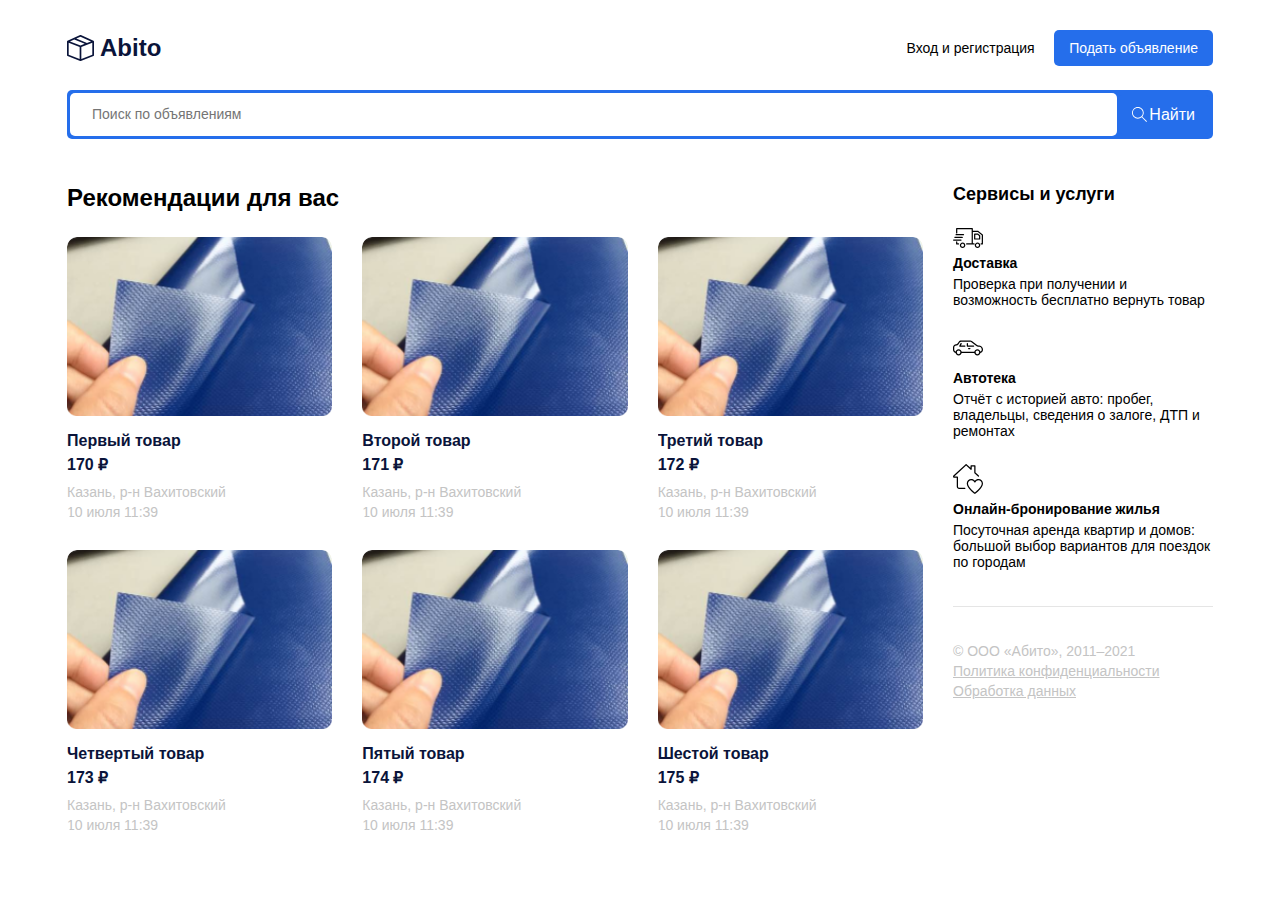
<file: index.html>
<!DOCTYPE html>
<html lang="en">
  <head>
    <meta charset="UTF-8" />
    <meta name="viewport" content="width=device-width, initial-scale=1.0" />
    <title>Abito</title>
    <link rel="stylesheet" href="style.css" />
    <script src="script.js" defer></script>
  </head>
  <body>
    <header class="header">
      <div class="container">
        <div class="header-box">
          <a class="header-logo" href="/">
            <img src="./image/logo.svg" alt="logo" />
            <span>Abito</span>
          </a>
          <div class="header-controls">
            <button class="btn btn-outline">Вход и регистрация</button>
            <button class="btn btn-primary">Подать объявление</button>
          </div>

          <div class="header-burger">
            <img src="./image/burger.svg" alt="burger" />
          </div>
        </div>
      </div>
    </header>

    <main>
      <section class="search">
        <div class="container">
          <div class="search-box">
            <input type="text" placeholder="Поиск по объявлениям" />
            <button class="btn btn-primary search-btn">
              <img
                class="search-btn__icon"
                src="./image/search.svg"
                alt="search"
              />
              <span class="search-btn__text">Найти</span>
            </button>
          </div>
        </div>
      </section>
      <section class="content">
        <div class="container">
          <div class="content-box">
            <div class="content-main">
              <h2 class="content-main__title">Рекомендации для вас</h2>
              <div class="content-main__list">
                <!-- <a class="content-main__list-item" href="/product.html">
                  <div class="content-main__list-item--img">
                    <img src="./image/card-img.png" alt="card-img" />
                  </div>
                  <h5 class="content-main__list-item--title">
                    Пвх материал 2й сорт
                  </h5>
                  <strong class="content-main__list-item--price">170 ₽</strong>
                  <div class="content-main__list-item--desc-box">
                    <span class="content-main__list-item--desc"
                      >Казань, р-н Вахитовский</span
                    >
                    <span class="content-main__list-item--desc"
                      >10 июля 11:39</span
                    >
                  </div>
                </a> -->
                
              </div>
            </div>
            <div class="content-side">
              <h3 class="content-side__title">Сервисы и услуги</h3>
              <div class="content-side__box">
                <div class="content-side__list">
                  <div class="content-side__list-item">
                    <img
                      class="content-side__list-item--img"
                      src="./image/side-info-1.svg"
                      alt=""
                    />
                    <h5 class="content-side__list-item--title">Доставка</h5>
                    <p class="content-side__list-item--text">
                      Проверка при получении и возможность бесплатно вернуть
                      товар
                    </p>
                  </div>
                  <div class="content-side__list-item">
                    <img
                      class="content-side__list-item--img"
                      src="./image/side-info-2.svg"
                      alt=""
                    />
                    <h5 class="content-side__list-item--title">Автотека</h5>
                    <p class="content-side__list-item--text">
                      Отчёт с историей авто: пробег, владельцы, сведения о
                      залоге, ДТП и ремонтах
                    </p>
                  </div>
                  <div class="content-side__list-item">
                    <img
                      class="content-side__list-item--img"
                      src="./image/side-info-3.svg"
                      alt=""
                    />
                    <h5 class="content-side__list-item--title">
                      Онлайн-бронирование жилья
                    </h5>
                    <p class="content-side__list-item--text">
                      Посуточная аренда квартир и домов: большой выбор вариантов
                      для поездок по городам
                    </p>
                  </div>
                </div>
                <div class="content-side__footer">
                  <p class="content-side__footer--item">
                    © ООО «Абито», 2011–2021
                  </p>
                  <a class="content-side__footer--item" href="#"
                    >Политика конфиденциальности</a
                  >
                  <a class="content-side__footer--item" href="#"
                    >Обработка данных</a
                  >
                </div>
              </div>
            </div>
          </div>
        </div>
      </section>
    </main>
  </body>
</html>
</file>
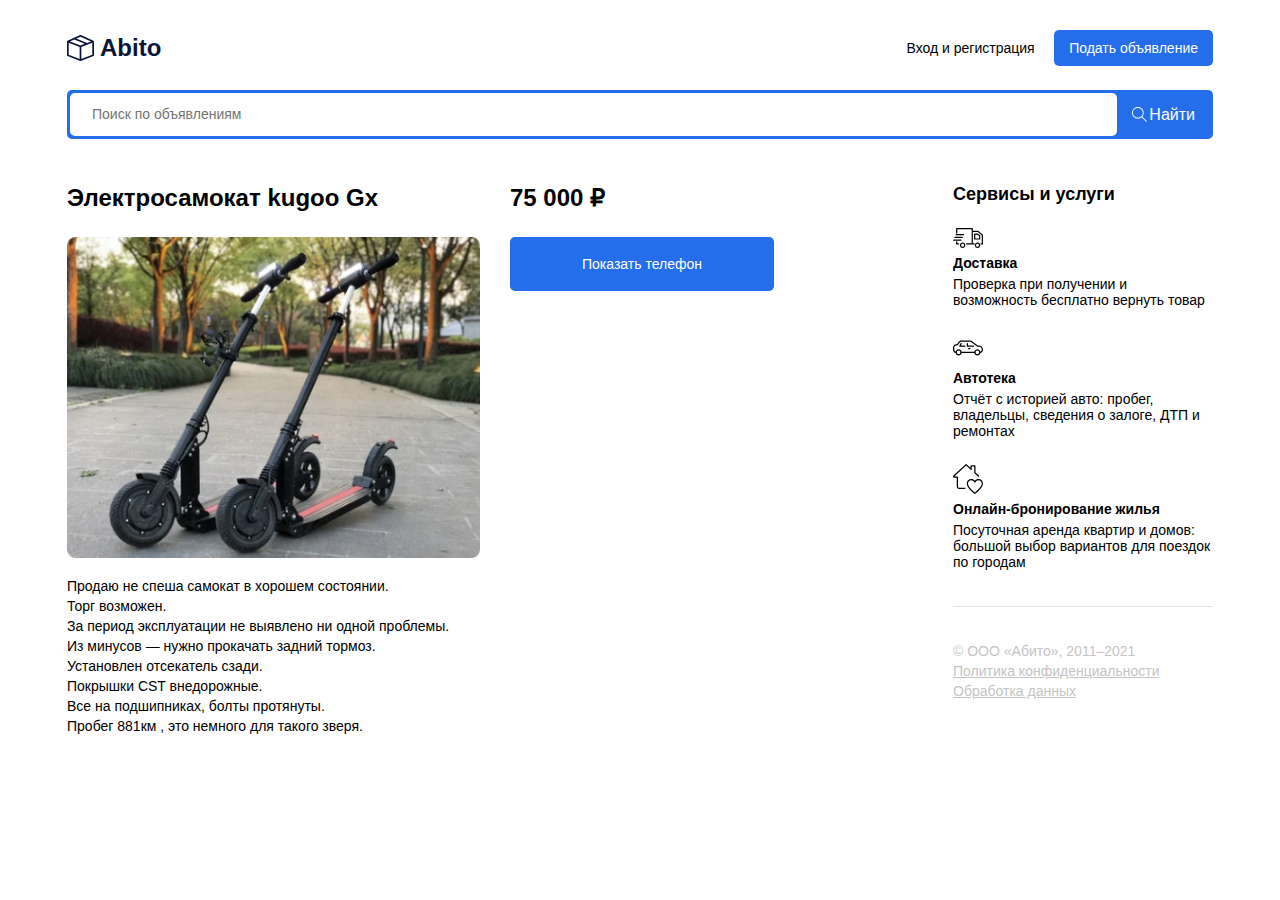
<file: product.html>
<!DOCTYPE html>
<html lang="en">
  <head>
    <meta charset="UTF-8" />
    <meta name="viewport" content="width=device-width, initial-scale=1.0" />
    <title>Abito</title>
    <link rel="stylesheet" href="style.css" />
  </head>
  <body>
    <header class="header">
      <div class="container">
        <div class="header-box">
          <a class="header-logo" href="/">
            <img src="./image/logo.svg" alt="logo" />
            <span>Abito</span>
          </a>
          <div class="header-controls">
            <button class="btn btn-outline">Вход и регистрация</button>
            <button class="btn btn-primary">Подать объявление</button>
          </div>

          <div class="header-burger">
            <img src="./image/burger.svg" alt="burger" />
          </div>
        </div>
      </div>
    </header>

    <main>
      <section class="search">
        <div class="container">
          <div class="search-box">
            <input type="text" placeholder="Поиск по объявлениям" />
            <button class="btn btn-primary search-btn">
              <img
                class="search-btn__icon"
                src="./image/search.svg"
                alt="search"
              />
              <span class="search-btn__text">Найти</span>
            </button>
          </div>
        </div>
      </section>
      <section class="content">
        <div class="container">
          <div class="content-box">
            <div class="content-product">
              <div class="content-product__left">
                <h2 class="content-product__title">Электросамокат kugoo Gx</h2>
                <img
                  class="content-product__img"
                  src="./image/product-img.jpeg"
                  alt="product img"
                />
                <p class="content-product__text">
                  Продаю не спеша самокат в хорошем состоянии. <br />
                  Торг возможен. <br />За период эксплуатации не выявлено ни
                  одной проблемы. <br />
                  Из минусов — нужно прокачать задний тормоз. <br />
                  Установлен отсекатель сзади. <br />
                  Покрышки CST внедорожные. <br />
                  Все на подшипниках, болты протянуты. <br />
                  Пробег 881км , это немного для такого зверя.
                </p>
              </div>
              <div class="content-product__right">
                <h2 class="content-product__price">75 000 ₽</h2>
                <button class="btn btn-primary btn-large">
                  Показать телефон
                </button>
              </div>
            </div>
            <div class="content-side">
              <h3 class="content-side__title">Сервисы и услуги</h3>
              <div class="content-side__box">
                <div class="content-side__list">
                  <div class="content-side__list-item">
                    <img
                      class="content-side__list-item--img"
                      src="./image/side-info-1.svg"
                      alt=""
                    />
                    <h5 class="content-side__list-item--title">Доставка</h5>
                    <p class="content-side__list-item--text">
                      Проверка при получении и возможность бесплатно вернуть
                      товар
                    </p>
                  </div>
                  <div class="content-side__list-item">
                    <img
                      class="content-side__list-item--img"
                      src="./image/side-info-2.svg"
                      alt=""
                    />
                    <h5 class="content-side__list-item--title">Автотека</h5>
                    <p class="content-side__list-item--text">
                      Отчёт с историей авто: пробег, владельцы, сведения о
                      залоге, ДТП и ремонтах
                    </p>
                  </div>
                  <div class="content-side__list-item">
                    <img
                      class="content-side__list-item--img"
                      src="./image/side-info-3.svg"
                      alt=""
                    />
                    <h5 class="content-side__list-item--title">
                      Онлайн-бронирование жилья
                    </h5>
                    <p class="content-side__list-item--text">
                      Посуточная аренда квартир и домов: большой выбор вариантов
                      для поездок по городам
                    </p>
                  </div>
                </div>
                <div class="content-side__footer">
                  <p class="content-side__footer--item">
                    © ООО «Абито», 2011–2021
                  </p>
                  <a class="content-side__footer--item" href="#"
                    >Политика конфиденциальности</a
                  >
                  <a class="content-side__footer--item" href="#"
                    >Обработка данных</a
                  >
                </div>
              </div>
            </div>
          </div>
        </div>
      </section>
    </main>
  </body>
</html>
</file>
<file: style.css>
* {
  box-sizing: border-box;
}

body {
  margin: 0;
  font-family: sans-serif;
}

.container {
  width: 100%;
  max-width: 1170px;
  padding: 0 12px;
  margin: 0 auto;
}

.btn {
  line-height: 16px;
  font-size: 14px;
  font-weight: 400;
  padding: 10px 15px;
  border-radius: 5px;
  border: none;
  cursor: pointer;
}

.btn-outline {
  background-color: transparent;
}

.btn-primary {
  background-color: rgb(37, 110, 235);
  color: rgb(255, 255, 255);
}

.header {
  padding: 30px 0 24px;
}

.header-box {
  display: flex;
  justify-content: space-between;
  align-items: center;
}

.header-logo {
  display: flex;
  justify-content: flex-start;
  align-items: center;
  text-decoration: none;
  & span {
    line-height: 28px;
    font-size: 24px;
    font-weight: 700;
    margin-left: 6px;
    color: rgb(10, 20, 58);
  }
}

.header-burger {
  width: 30px;
  height: 19px;
  display: none;
}

.search {
  margin-bottom: 45px;
}

.search-box {
  width: 100%;
  border-radius: 5px;
  background-color: rgb(37, 110, 235);
  padding: 3px;
  display: flex;
  align-items: center;
  justify-content: flex-start;
}

.search-box input {
  flex-grow: 1;
  padding: 14px 22px;
  border-radius: 5px;
  outline: none;
  border: none;
  min-width: 0;
}

.search-box input::placeholder {
  font-size: 14px;
  line-height: 16px;
  font-weight: 400;
}

.search-btn {
  display: flex;
  align-items: center;
}

.search-btn .search-btn__icon {
  width: 15px;
  height: 15px;
}

.search-btn .search-btn__text {
  margin-left: 2px;
  font-size: 16px;
  line-height: 19px;
}

.content {
  padding-bottom: 50px;
}

.content-box {
  display: flex;
  justify-content: space-between;
  align-items: flex-start;
  gap: 30px;
}

.content-main {
  flex-grow: 1;
}

.content-main__title {
  font-size: 24px;
  line-height: 28px;
  margin-top: 0;
  margin-bottom: 25px;
}

.content-main__list {
  display: flex;
  justify-content: space-between;
  flex-wrap: wrap;
  row-gap: 30px;
}

.content-main__list-item {
  width: calc((100% - 60px) / 3);
  display: flex;
  flex-direction: column;
  align-items: flex-start;
  border-radius: 10px;
  overflow: hidden;
  text-decoration: none;
}

.content-main__list-item--img {
  width: 100%;
  display: flex;
}

.content-main__list-item--img img {
  width: 100%;
}

.content-main__list-item--title {
  margin-top: 15px;
  margin-bottom: 5px;
  font-size: 16px;
  line-height: 19px;
  color: rgb(10, 20, 58);
}

.content-main__list-item:hover .content-main__list-item--title {
  color: rgb(37, 110, 235);
}

.content-main__list-item--price {
  font-size: 16px;
  line-height: 19px;
  margin-bottom: 10px;
  color: rgb(10, 20, 58);
}

.content-main__list-item--desc-box {
  display: flex;
  flex-direction: column;
  gap: 4px;
}

.content-main__list-item--desc {
  font-size: 14px;
  line-height: 16px;
  color: rgb(196, 196, 196);
}

.content-side {
  width: 260px;
  min-width: 260px;
}

.content-side__title {
  font-size: 18px;
  line-height: 21px;
  margin-top: 0;
  margin-bottom: 23px;
}

.content-side__list {
  display: flex;
  flex-direction: column;
  justify-content: space-between;
  height: 100%;
  gap: 25px;
  border-bottom: 1px solid rgb(229, 229, 229);
  padding-bottom: 36px;
  margin-bottom: 36px;
}

.content-side__list-item {
  display: flex;
  flex-direction: column;
  align-items: flex-start;
}

.content-side__list-item--title {
  margin-top: 7px;
  margin-bottom: 5px;
  font-size: 14px;
  line-height: 16px;
}

.content-side__list-item--text {
  font-size: 14px;
  line-height: 16px;
  margin: 0;
}

.content-side__footer {
  display: flex;
  flex-direction: column;
  gap: 4px;
}

.content-side__footer--item {
  color: rgb(196, 196, 196);
  margin: 0;
  font-size: 14px;
  line-height: 16px;
}

.content-product {
  display: flex;
  flex-grow: 1;
  gap: 30px;
}

.content-product__left {
  flex-basis: 50%;
}

.content-product__right {
  flex-basis: 50%;
}

.content-product__title,
.content-product__price {
  font-size: 24px;
  line-height: 28px;
  margin-top: 0;
  margin-bottom: 25px;
}

.btn-large {
  width: 264px;
  height: 54px;
}

.content-product__img {
  width: 100%;
}

.content-product__text {
  font-size: 14px;
  line-height: 20px;
}

@media (max-width: 1200px) {
  .container {
    max-width: 930px;
  }

  .content-main__list-item {
    width: calc((100% - 30px) / 2);
  }
}

@media (max-width: 991px) {
  .container {
    max-width: 730px;
  }

  .content-box {
    flex-direction: column;
  }

  .content-main {
    width: 100%;
  }

  .content-side {
    width: 100%;
    min-width: none;
  }

  .content-product {
    flex-direction: column;
    width: 100%;
  }

  .content-product__left {
    flex-basis: 100%;
    width: 100%;
  }

  .content-product__right {
    flex-basis: 100%;
    width: 100%;
  }
}

@media (max-width: 786px) {
  .container {
    max-width: 100%;
  }

  .header-controls {
    display: none;
  }

  .header-burger {
    display: block;
  }

  .search-btn .search-btn__text {
    display: none;
  }
}

@media (max-width: 480px) {
  .content-main__list-item {
    width: 100%;
  }
}
</file>
